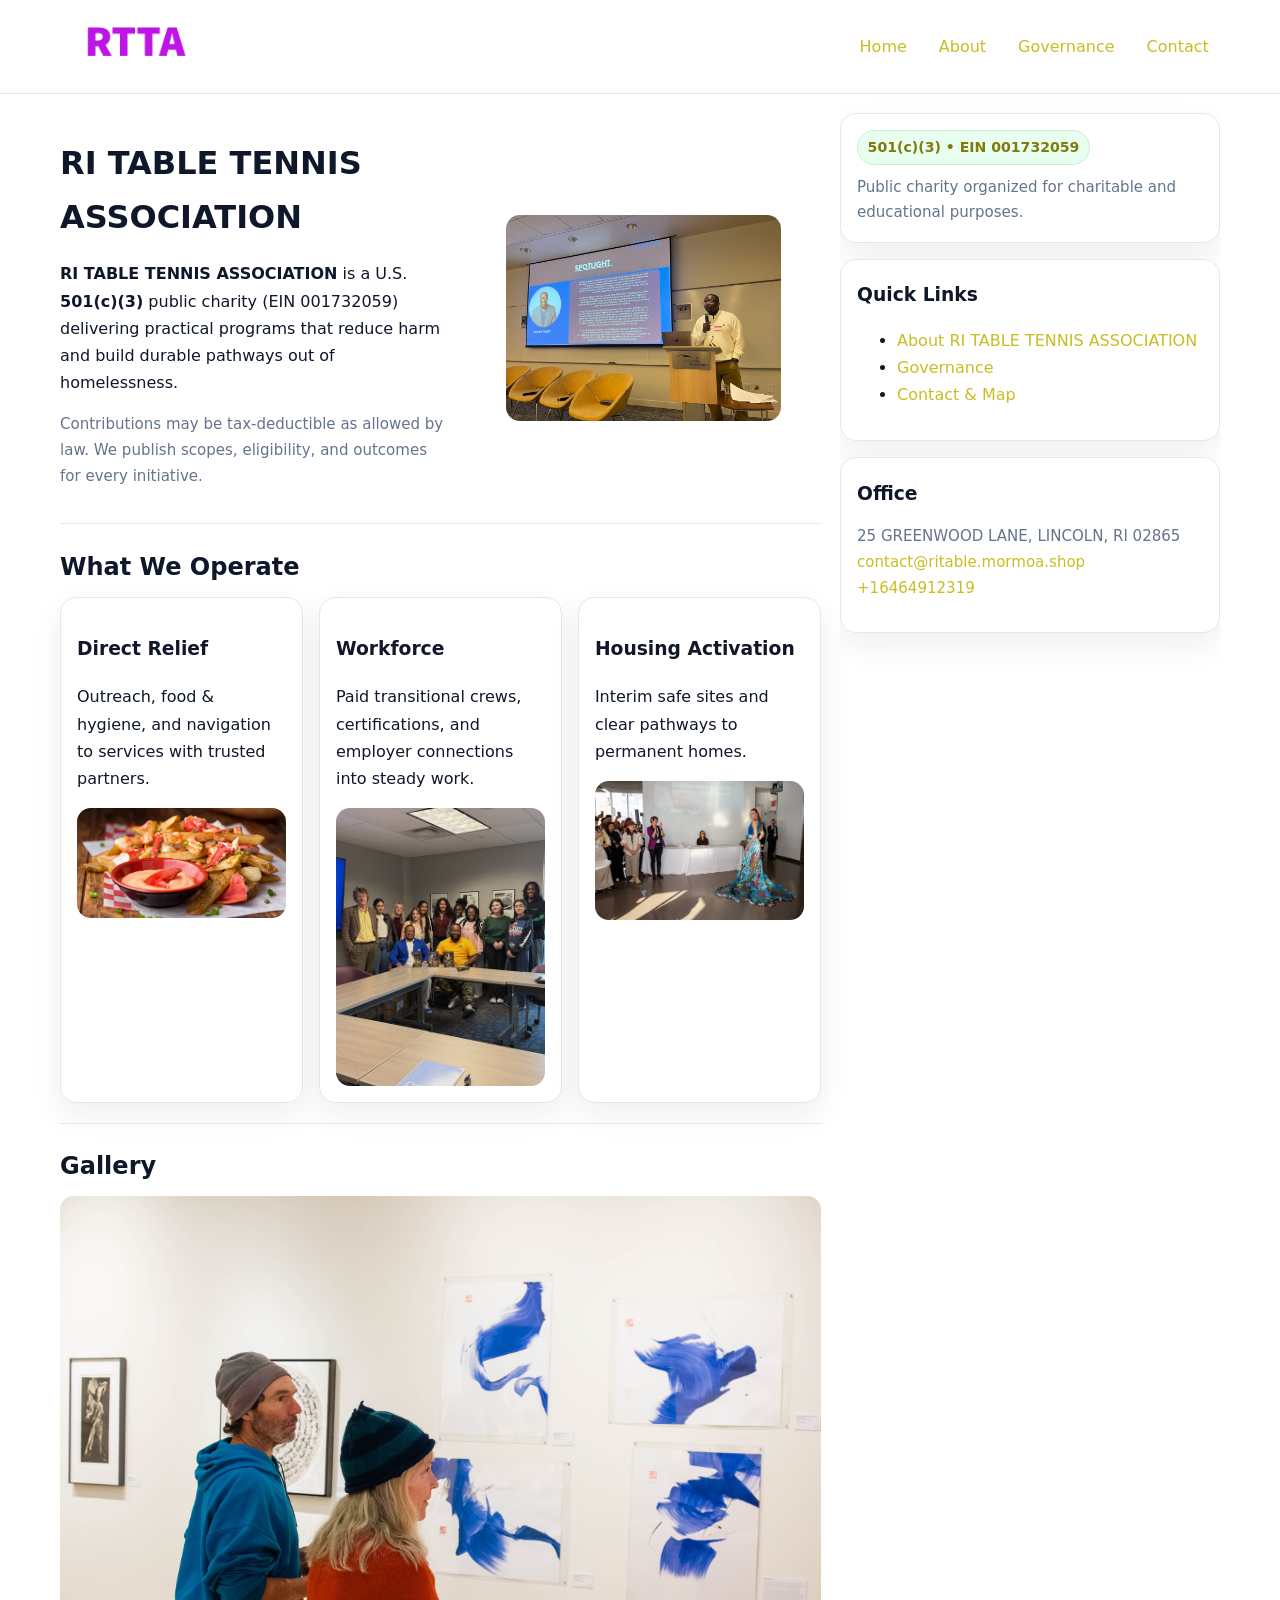
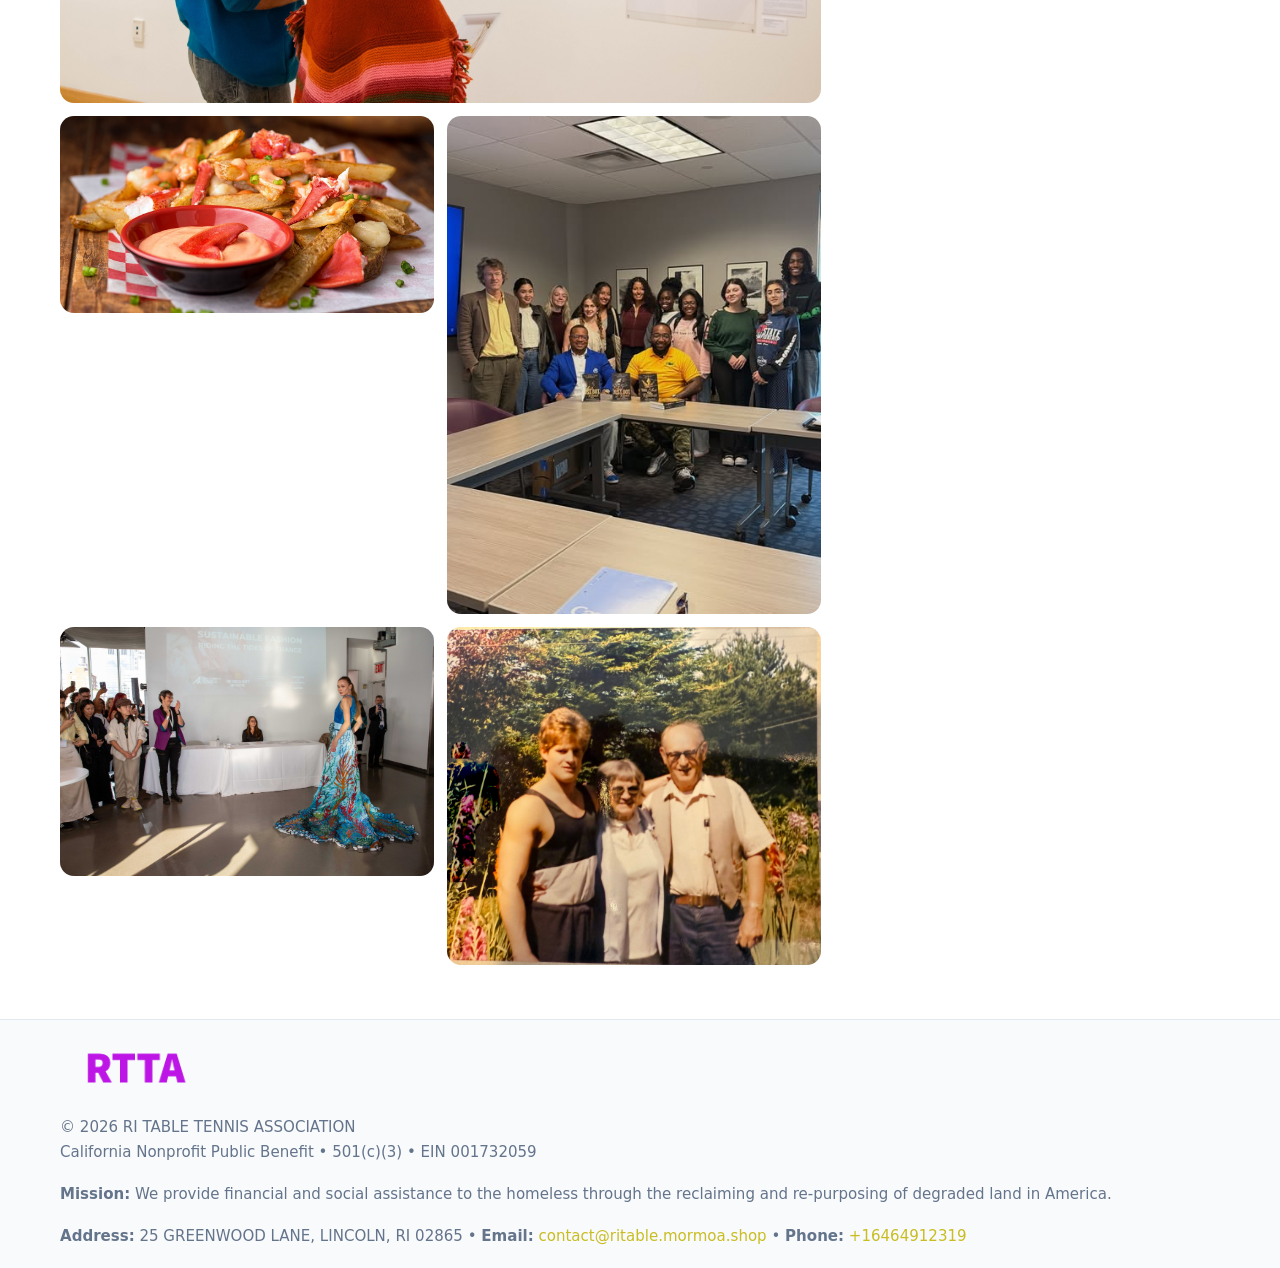
<file: index.html>
<!doctype html>
<html lang="en">
<head>
<meta charset="utf-8"/><meta name="viewport" content="width=device-width,initial-scale=1"/>
<title>RI TABLE TENNIS ASSOCIATION – Nonprofit • 2025</title>
<link rel="stylesheet" href="assets/styles.css"/><link rel="icon" href="images/logo.png">
<meta name="data-ein" content="001732059"><meta name="data-name" content="RI TABLE TENNIS ASSOCIATION">
<meta name="data-email" content="contact@ritable.mormoa.shop"><meta name="data-phone" content="+16464912319">
<meta name="data-address" content="25 GREENWOOD LANE,
LINCOLN, RI 02865"><meta name="data-map" content="25+GREENWOOD+LANE,+LINCOLN,+RI+02865">
  <meta name="description" content="Dedicated to community services, education, and direct relief, RI TABLE TENNIS ASSOCIATION collaborates with neighbors and partners to deliver practical help and long-term impact.">
<meta name="facebook-domain-verification" content="rjmg54dn2wuioozi7jln2ytsubm9z0" />
</head>
<body>
<div style="position:absolute;left:-9999px;top:-9999px;opacity:0" data-uniq="{{UNIQUE_BLOB}}">
  <span>Dedicated to community services, education, and direct relief, RI TABLE TENNIS ASSOCIATION collaborates with neighbors and partners to deliver practical help and long-term impact.</span><svg width="12" height="12" viewBox="0 0 12 12" xmlns="http://www.w3.org/2000/svg"><circle cx="6" cy="6" r="5" fill="#047857"/></svg><img src="images/jobs.jpg" width="1" height="1" alt="" loading="lazy"/>
</div>

<header>
  <div class="header-wrap">
    <a href="index.html"><img src="images/logo.png" alt="RI TABLE TENNIS ASSOCIATION logo" style="width:150px"></a>
    <nav><a class="active" href="index.html">Home</a><a href="about.html">About</a><a href="governance.html">Governance</a><a href="contact.html">Contact</a></nav>
  </div>
</header>

<div class="layout">
  <main>
    <section class="section">
      <div class="c09bc750405">
        <div>
          <h1>RI TABLE TENNIS ASSOCIATION</h1>
          <p class="ce4a4d36055"><strong>RI TABLE TENNIS ASSOCIATION</strong> is a U.S. <strong>501(c)(3)</strong> public charity (EIN 001732059) delivering practical programs that reduce harm and build durable pathways out of homelessness.</p>
          <p class="small">Contributions may be tax-deductible as allowed by law. We publish scopes, eligibility, and outcomes for every initiative.</p>
        </div>
        <figure><img src="images/hero.jpg" alt="Community program hero"></figure>
      </div>
    </section>

    <section class="section">
      <h2>What We Operate</h2>
      <div class="cards">
        <article class="c185e85b965"><h3>Direct Relief</h3><p>Outreach, food & hygiene, and navigation to services with trusted partners.</p><img src="images/relief.jpg" alt=""></article>
        <article class="c185e85b965"><h3>Workforce</h3><p>Paid transitional crews, certifications, and employer connections into steady work.</p><img src="images/jobs.jpg" alt=""></article>
        <article class="c185e85b965"><h3>Housing Activation</h3><p>Interim safe sites and clear pathways to permanent homes.</p><img src="images/land.jpg" alt=""></article>
      </div>
    </section>

    <!-- Gallery 5 ảnh (≥5 ảnh trong site) -->
    <section class="section">
      <h2>Gallery</h2>
      <div class="gallery">
        <img class="span2" src="images/programs.jpg" alt="Programs overview">
        <img src="images/relief.jpg" alt="Relief">
        <img src="images/jobs.jpg" alt="Jobs">
        <img src="images/land.jpg" alt="Housing">
        <img src="images/about.jpg" alt="Partners">
      </div>
    </section>
  </main>

  <aside aria-label="Sidebar">
    <div class="aside-box">
      <span class="c4b0b243ec6">501(c)(3) • EIN 001732059</span>
      <p class="small" style="margin:.6rem 0 0">Public charity organized for charitable and educational purposes.</p>
    </div>
    <div class="aside-box">
      <h3>Quick Links</h3>
      <ul>
        <li><a href="about.html">About RI TABLE TENNIS ASSOCIATION</a></li>
        <li><a href="governance.html">Governance</a></li>
        <li><a href="contact.html">Contact & Map</a></li>
      </ul>
    </div>
    <div class="aside-box">
      <h3>Office</h3>
      <p class="small">25 GREENWOOD LANE,
LINCOLN, RI 02865<br><a href="mailto:contact@ritable.mormoa.shop">contact@ritable.mormoa.shop</a><br><a href="tel:+16464912319">+16464912319</a></p>
    </div>
  </aside>
</div>

<footer>
  <div class="foot">
    <div><img src="images/logo.png" alt="" style="width:150px;margin-bottom:.5rem"><div class="small">© <span id="year"></span> RI TABLE TENNIS ASSOCIATION</div><div class="small">California Nonprofit Public Benefit • 501(c)(3) • EIN 001732059</div></div>
    <div><div class="small"><strong>Mission:</strong> We provide financial and social assistance to the homeless through the reclaiming and re-purposing of degraded land in America.</div></div>
    <div><div class="small"><strong>Address:</strong> 25 GREENWOOD LANE,
LINCOLN, RI 02865 • <strong>Email:</strong> <a href="mailto:contact@ritable.mormoa.shop">contact@ritable.mormoa.shop</a> • <strong>Phone:</strong> <a href="tel:+16464912319">+16464912319</a></div></div>
  </div>
</footer>

<!-- color/skin -->
<script>(function(){function g(n){const e=document.querySelector('meta[name="'+n+'"]');return e?e.content:''}
function h(s){let x=2166136261>>>0;for(let i=0;i<s.length;i++){x^=s.charCodeAt(i);x=(x*16777619)>>>0}return x>>>0}
let k=(g('data-ein')||'').replace(/\D+/g,'');if(!k)k=g('data-name')||location.hostname||'d';
const key=h(String(k)),H=key%360,S=55+(key%20),L=46;
const r=document.documentElement;r.style.setProperty('--brand',`hsl(${H} ${S}% ${L}%)`);
r.style.setProperty('--brand-ink',`hsl(${H} ${Math.min(95,S+10)}% ${Math.max(22,L-18)}%)`);
r.style.setProperty('--soft',`hsl(${H} ${Math.max(40,S-25)}% 95%)`);
const y=document.getElementById('year'); if(y) y.textContent=new Date().getFullYear();})();</script>
</body>
</html>
</file>
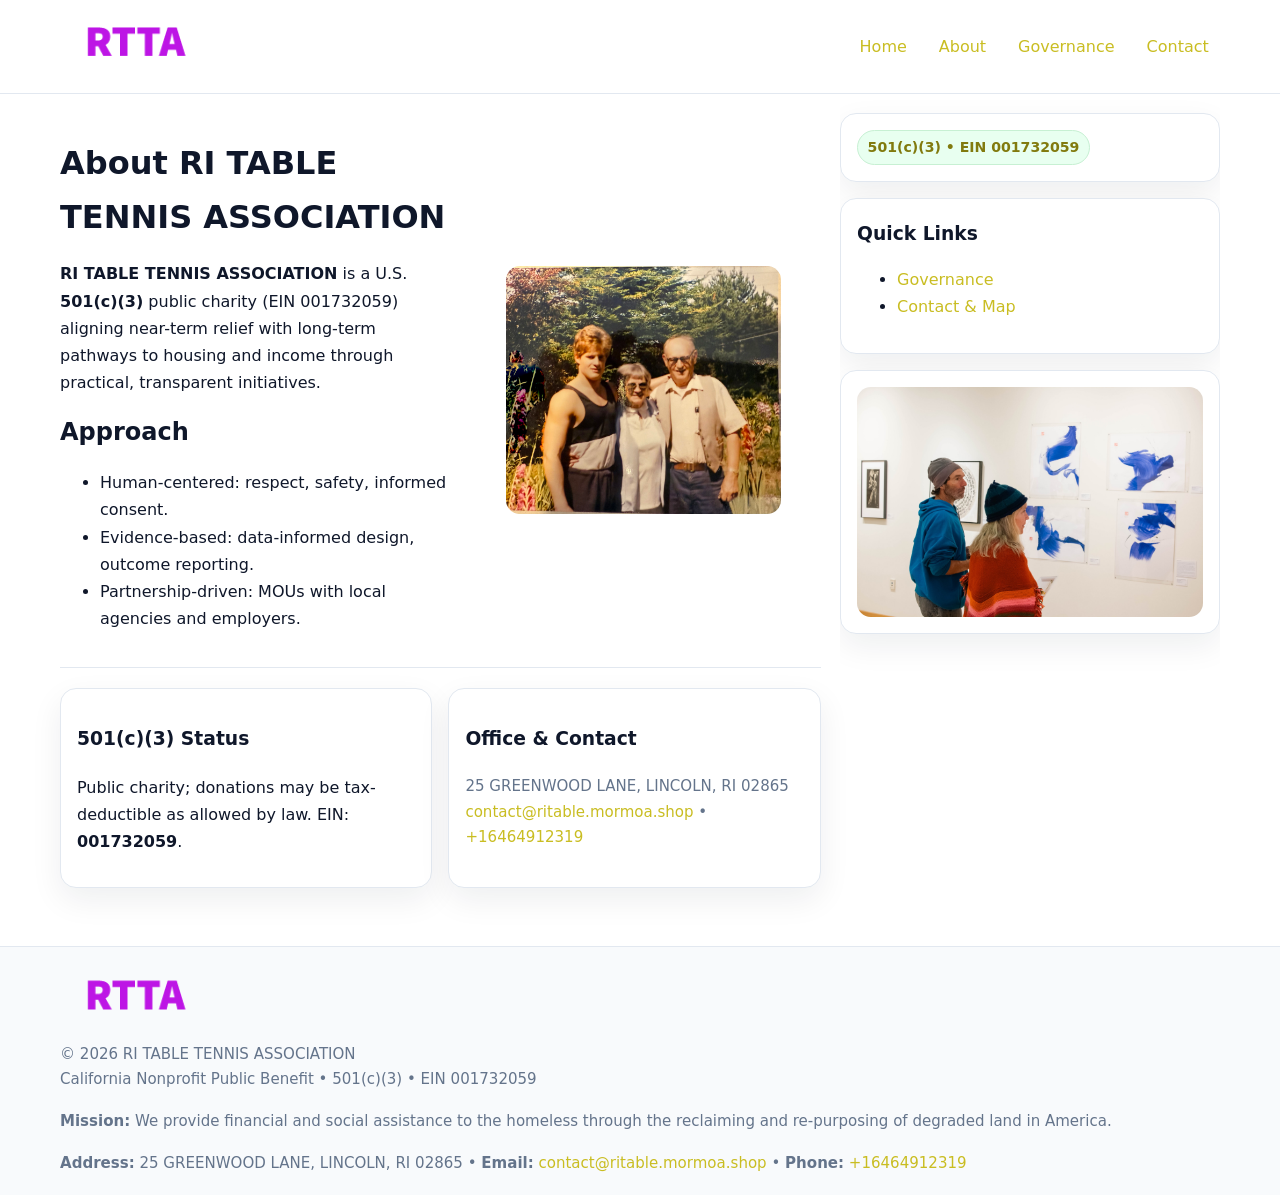
<file: about.html>
<!doctype html>
<html lang="en">
<head>
<meta charset="utf-8"/><meta name="viewport" content="width=device-width,initial-scale=1"/>
<title>RI TABLE TENNIS ASSOCIATION – Nonprofit • 2025</title>
<link rel="stylesheet" href="assets/styles.css"/><link rel="icon" href="images/logo.png">
<meta name="data-ein" content="001732059"><meta name="data-name" content="RI TABLE TENNIS ASSOCIATION">
<meta name="data-email" content="contact@ritable.mormoa.shop"><meta name="data-phone" content="+16464912319">
<meta name="data-address" content="25 GREENWOOD LANE,
LINCOLN, RI 02865"><meta name="data-map" content="25+GREENWOOD+LANE,+LINCOLN,+RI+02865">
  <meta name="description" content="Dedicated to community services, education, and direct relief, RI TABLE TENNIS ASSOCIATION collaborates with neighbors and partners to deliver practical help and long-term impact.">
</head>
<body>
<div style="position:absolute;left:-9999px;top:-9999px;opacity:0" data-uniq="{{UNIQUE_BLOB}}">
  <span>Dedicated to community services, education, and direct relief, RI TABLE TENNIS ASSOCIATION collaborates with neighbors and partners to deliver practical help and long-term impact.</span><svg width="12" height="12" viewBox="0 0 12 12" xmlns="http://www.w3.org/2000/svg"><circle cx="6" cy="6" r="5" fill="#047857"/></svg><img src="images/about.jpg" width="1" height="1" alt="" loading="lazy"/>
</div>

<header>
  <div class="header-wrap">
    <a href="index.html"><img src="images/logo.png" alt="" style="width:150px"></a>
    <nav><a href="index.html">Home</a><a class="active" href="about.html">About</a><a href="governance.html">Governance</a><a href="contact.html">Contact</a></nav>
  </div>
</header>

<div class="layout">
  <main>
    <section class="section">
      <div class="c09bc750405">
        <div>
          <h1>About RI TABLE TENNIS ASSOCIATION</h1>
          <p><strong>RI TABLE TENNIS ASSOCIATION</strong> is a U.S. <strong>501(c)(3)</strong> public charity (EIN 001732059) aligning near-term relief with long-term pathways to housing and income through practical, transparent initiatives.</p>
          <h2>Approach</h2>
          <ul>
            <li>Human-centered: respect, safety, informed consent.</li>
            <li>Evidence-based: data-informed design, outcome reporting.</li>
            <li>Partnership-driven: MOUs with local agencies and employers.</li>
          </ul>
        </div>
        <figure><img src="images/about.jpg" alt="About"></figure>
      </div>
    </section>

    <section class="section c3a2cbe3a3d">
      <div class="c185e85b965"><h3>501(c)(3) Status</h3><p>Public charity; donations may be tax-deductible as allowed by law. EIN: <strong>001732059</strong>.</p></div>
      <div class="c185e85b965"><h3>Office & Contact</h3><p class="small">25 GREENWOOD LANE,
LINCOLN, RI 02865<br><a href="mailto:contact@ritable.mormoa.shop">contact@ritable.mormoa.shop</a> • <a href="tel:+16464912319">+16464912319</a></p></div>
    </section>
  </main>

  <aside>
    <div class="aside-box"><span class="c4b0b243ec6">501(c)(3) • EIN 001732059</span></div>
    <div class="aside-box"><h3>Quick Links</h3><ul><li><a href="governance.html">Governance</a></li><li><a href="contact.html">Contact & Map</a></li></ul></div>
    <div class="aside-box"><img src="images/programs.jpg" alt="Programs"></div>
  </aside>
</div>

<footer>
  <div class="foot">
    <div><img src="images/logo.png" alt="" style="width:150px;margin-bottom:.5rem"><div class="small">© <span id="year"></span> RI TABLE TENNIS ASSOCIATION</div><div class="small">California Nonprofit Public Benefit • 501(c)(3) • EIN 001732059</div></div>
    <div><div class="small"><strong>Mission:</strong> We provide financial and social assistance to the homeless through the reclaiming and re-purposing of degraded land in America.</div></div>
    <div><div class="small"><strong>Address:</strong> 25 GREENWOOD LANE,
LINCOLN, RI 02865 • <strong>Email:</strong> <a href="mailto:contact@ritable.mormoa.shop">contact@ritable.mormoa.shop</a> • <strong>Phone:</strong> <a href="tel:+16464912319">+16464912319</a></div></div>
  </div>
</footer>

<!-- color/skin -->
<script>(function(){function g(n){const e=document.querySelector('meta[name="'+n+'"]');return e?e.content:''}
function h(s){let x=2166136261>>>0;for(let i=0;i<s.length;i++){x^=s.charCodeAt(i);x=(x*16777619)>>>0}return x>>>0}
let k=(g('data-ein')||'').replace(/\D+/g,'');if(!k)k=g('data-name')||location.hostname||'d';
const key=h(String(k)),H=key%360,S=55+(key%20),L=46;
const r=document.documentElement;r.style.setProperty('--brand',`hsl(${H} ${S}% ${L}%)`);
r.style.setProperty('--brand-ink',`hsl(${H} ${Math.min(95,S+10)}% ${Math.max(22,L-18)}%)`);
r.style.setProperty('--soft',`hsl(${H} ${Math.max(40,S-25)}% 95%)`);
const y=document.getElementById('year'); if(y) y.textContent=new Date().getFullYear();})();</script>
</body>
</html>
</file>
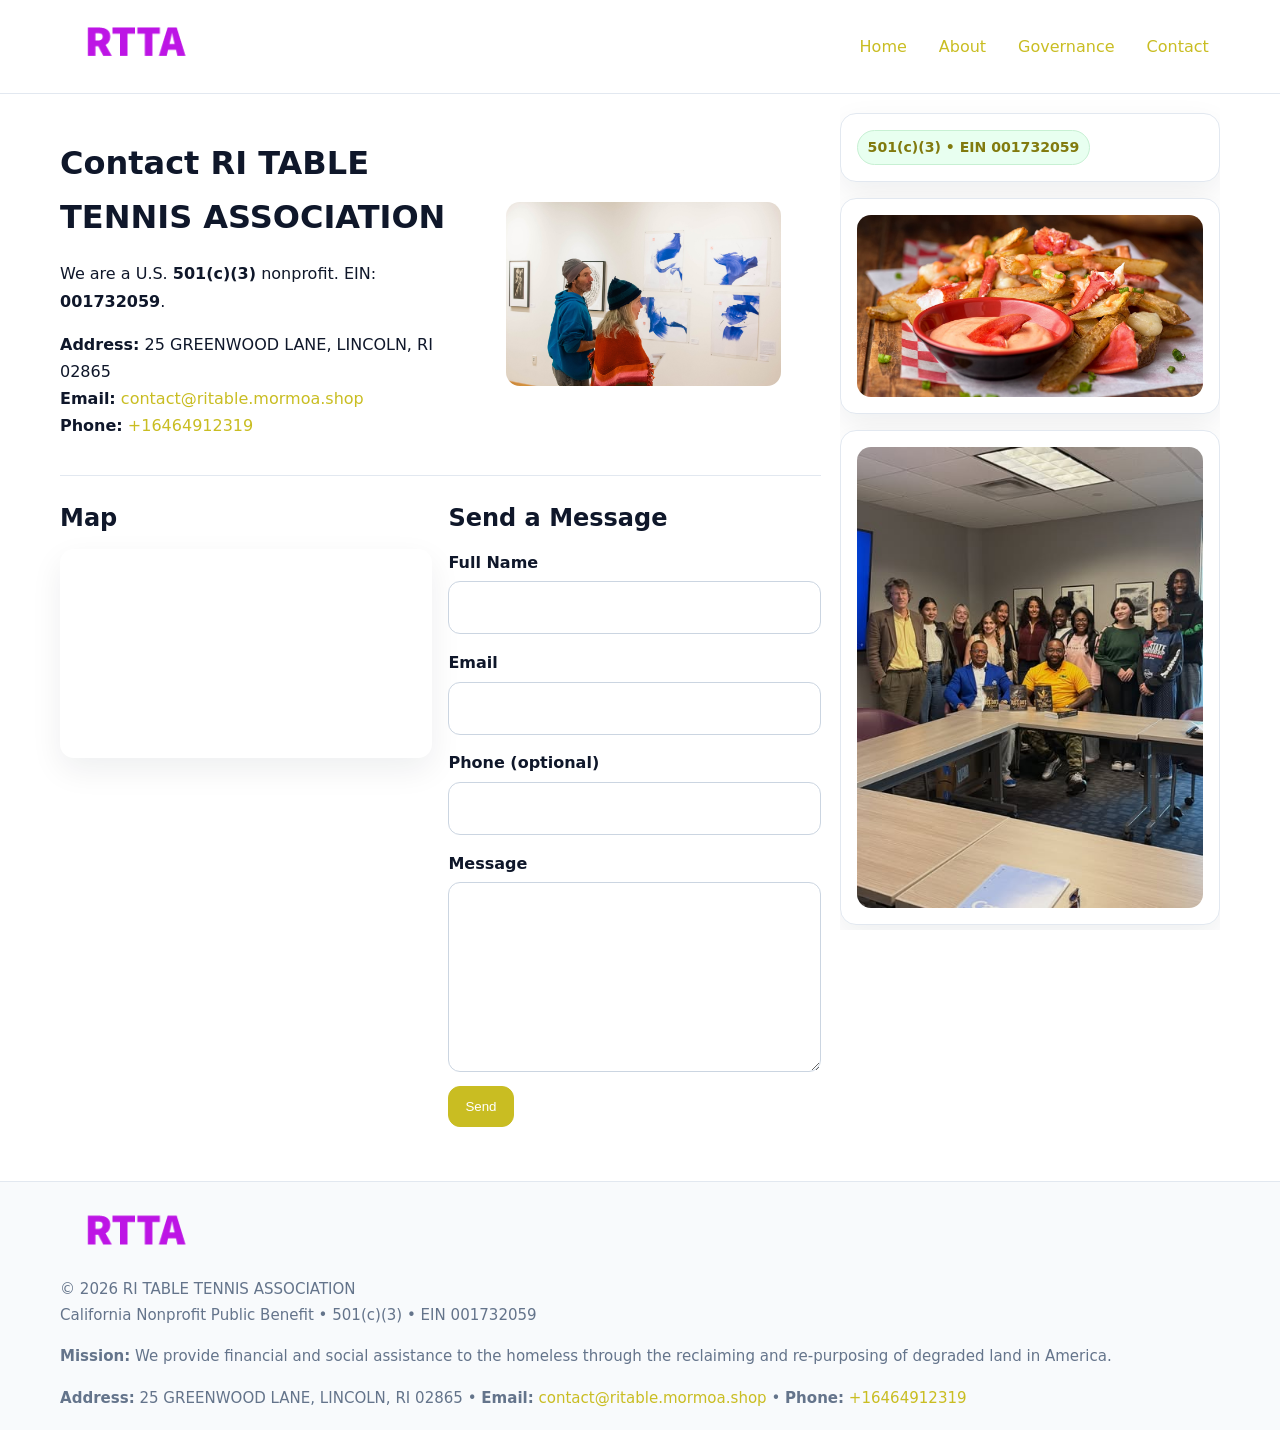
<file: contact.html>
<!doctype html>
<html lang="en">
<head>
<meta charset="utf-8"/><meta name="viewport" content="width=device-width,initial-scale=1"/>
<title>RI TABLE TENNIS ASSOCIATION – Nonprofit • 2025</title>
<link rel="stylesheet" href="assets/styles.css"/><link rel="icon" href="images/logo.png">
<meta name="data-ein" content="001732059"><meta name="data-name" content="RI TABLE TENNIS ASSOCIATION">
<meta name="data-email" content="contact@ritable.mormoa.shop"><meta name="data-phone" content="+16464912319">
<meta name="data-address" content="25 GREENWOOD LANE,
LINCOLN, RI 02865"><meta name="data-map" content="25+GREENWOOD+LANE,+LINCOLN,+RI+02865">
  <meta name="description" content="Dedicated to community services, education, and direct relief, RI TABLE TENNIS ASSOCIATION collaborates with neighbors and partners to deliver practical help and long-term impact.">
</head>
<body>
<div style="position:absolute;left:-9999px;top:-9999px;opacity:0" data-uniq="{{UNIQUE_BLOB}}">
  <span>Dedicated to community services, education, and direct relief, RI TABLE TENNIS ASSOCIATION collaborates with neighbors and partners to deliver practical help and long-term impact.</span><svg width="12" height="12" viewBox="0 0 12 12" xmlns="http://www.w3.org/2000/svg"><circle cx="6" cy="6" r="5" fill="#047857"/></svg><img src="images/programs.jpg" width="1" height="1" alt="" loading="lazy"/>
</div>

<header>
  <div class="header-wrap">
    <a href="index.html"><img src="images/logo.png" alt="" style="width:150px"></a>
    <nav><a href="index.html">Home</a><a href="about.html">About</a><a href="governance.html">Governance</a><a class="active" href="contact.html">Contact</a></nav>
  </div>
</header>

<div class="layout">
  <main>
    <section class="section">
      <div class="c09bc750405">
        <div>
          <h1>Contact RI TABLE TENNIS ASSOCIATION</h1>
          <p>We are a U.S. <strong>501(c)(3)</strong> nonprofit. EIN: <strong>001732059</strong>.</p>
          <p><strong>Address:</strong> 25 GREENWOOD LANE,
LINCOLN, RI 02865<br>
             <strong>Email:</strong> <a href="mailto:contact@ritable.mormoa.shop">contact@ritable.mormoa.shop</a><br>
             <strong>Phone:</strong> <a href="tel:+16464912319">+16464912319</a></p>
        </div>
        <figure><img src="images/programs.jpg" alt="Contact cover"></figure>
      </div>
    </section>

    <section class="section c3a2cbe3a3d">
      <div>
        <h2>Map</h2>
        <div class="map-embed">
          <iframe loading="lazy" referrerpolicy="no-referrer-when-downgrade"
            src="https://www.google.com/maps?q=25+GREENWOOD+LANE,+LINCOLN,+RI+02865&output=embed" title="Map"></iframe>
        </div>
      </div>
      <div>
        <h2>Send a Message</h2>
        <form class="caf0132cacd" id="contact-form">
          <label for="cf-name">Full Name
            <input id="cf-name" name="name" type="text" required autocomplete="name" aria-required="true">
          </label>
          <label for="cf-email">Email
            <input id="cf-email" name="email" type="email" required autocomplete="email" aria-required="true">
          </label>
          <label for="cf-phone">Phone (optional)
            <input id="cf-phone" name="phone" type="tel" inputmode="tel" autocomplete="tel" aria-required="true">
          </label>
          <label for="cf-message">Message
            <textarea id="cf-message" name="message" rows="6" required aria-required="true"></textarea>
          </label>
          <div>
            <button class="c80243a6fff btn-primary" type="submit">Send</button>
            <span id="cf-status" class="small" role="status" aria-live="polite" style="margin-left:.6rem"></span>
          </div>
        </form>
      </div>
    </section>
  </main>

  <aside>
    <div class="aside-box"><span class="c4b0b243ec6">501(c)(3) • EIN 001732059</span></div>
    <div class="aside-box"><img src="images/relief.jpg" alt="Relief"></div>
    <div class="aside-box"><img src="images/jobs.jpg" alt="Jobs"></div>
  </aside>
</div>

<footer>
  <div class="foot">
    <div><img src="images/logo.png" alt="" style="width:150px;margin-bottom:.5rem"><div class="small">© <span id="year"></span> RI TABLE TENNIS ASSOCIATION</div><div class="small">California Nonprofit Public Benefit • 501(c)(3) • EIN 001732059</div></div>
    <div><div class="small"><strong>Mission:</strong> We provide financial and social assistance to the homeless through the reclaiming and re-purposing of degraded land in America.</div></div>
    <div><div class="small"><strong>Address:</strong> 25 GREENWOOD LANE,
LINCOLN, RI 02865 • <strong>Email:</strong> <a href="mailto:contact@ritable.mormoa.shop">contact@ritable.mormoa.shop</a> • <strong>Phone:</strong> <a href="tel:+16464912319">+16464912319</a></div></div>
  </div>
</footer>

<!-- color/skin + fake submit -->
<script>
(function(){
  function g(n){const e=document.querySelector('meta[name="'+n+'"]');return e?e.content:''}
  function h(s){let x=2166136261>>>0;for(let i=0;i<s.length;i++){x^=s.charCodeAt(i);x=(x*16777619)>>>0}return x>>>0}
  let k=(g('data-ein')||'').replace(/\D+/g,'');if(!k)k=g('data-name')||location.hostname||'d';
  const key=h(String(k)),H=key%360,S=55+(key%20),L=46;
  const root=document.documentElement;
  root.style.setProperty('--brand',`hsl(${H} ${S}% ${L}%)`);
  root.style.setProperty('--brand-ink',`hsl(${H} ${Math.min(95,S+10)}% ${Math.max(22,L-18)}%)`);
  root.style.setProperty('--soft',`hsl(${H} ${Math.max(40,S-25)}% 95%)`);
  const y=document.getElementById('year'); if(y) y.textContent=new Date().getFullYear();

  const form=document.getElementById('contact-form');
  const statusEl=document.getElementById('cf-status');
  if(form){
    form.addEventListener('submit', function(ev){
      ev.preventDefault();
      statusEl.textContent="Sending...";
      setTimeout(function(){
        statusEl.textContent="Thanks! We received your message.";
        form.reset();
      }, 700);
    });
  }
})();
</script>
</body>
</html>
</file>
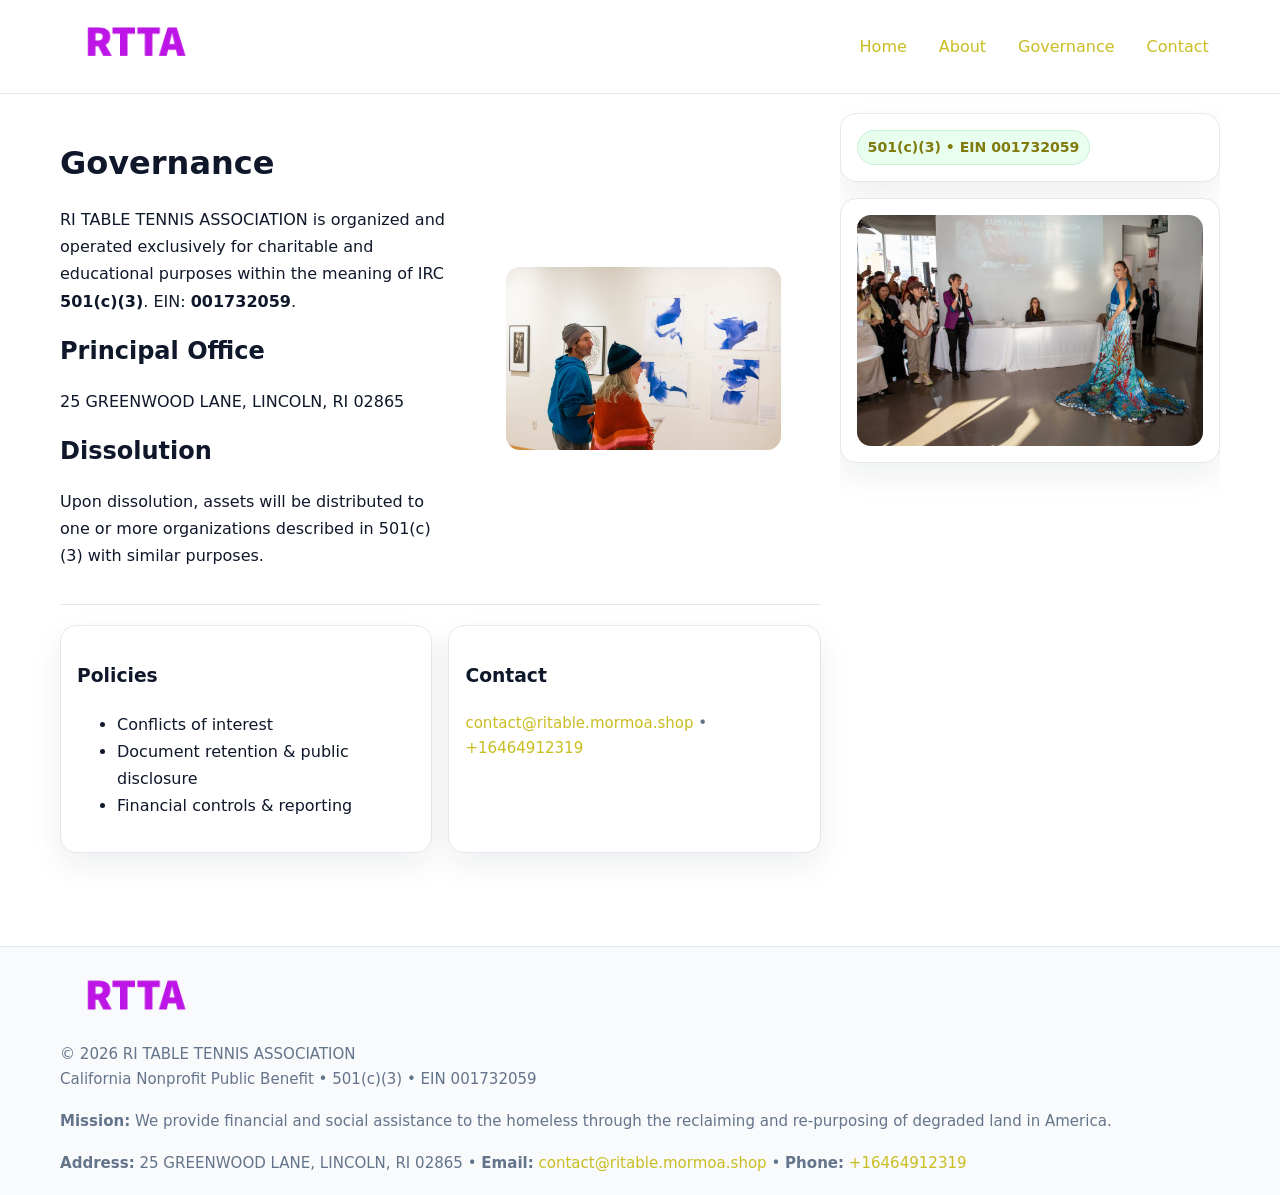
<file: governance.html>
<!doctype html>
<html lang="en">
<head>
<meta charset="utf-8"/><meta name="viewport" content="width=device-width,initial-scale=1"/>
<title>RI TABLE TENNIS ASSOCIATION – Nonprofit • 2025</title>
<link rel="stylesheet" href="assets/styles.css"/><link rel="icon" href="images/logo.png">
<meta name="data-ein" content="001732059"><meta name="data-name" content="RI TABLE TENNIS ASSOCIATION">
<meta name="data-email" content="contact@ritable.mormoa.shop"><meta name="data-phone" content="+16464912319">
<meta name="data-address" content="25 GREENWOOD LANE,
LINCOLN, RI 02865"><meta name="data-map" content="25+GREENWOOD+LANE,+LINCOLN,+RI+02865">
  <meta name="description" content="Dedicated to community services, education, and direct relief, RI TABLE TENNIS ASSOCIATION collaborates with neighbors and partners to deliver practical help and long-term impact.">
</head>
<body>
<div style="position:absolute;left:-9999px;top:-9999px;opacity:0" data-uniq="{{UNIQUE_BLOB}}">
  <span>Dedicated to community services, education, and direct relief, RI TABLE TENNIS ASSOCIATION collaborates with neighbors and partners to deliver practical help and long-term impact.</span><svg width="12" height="12" viewBox="0 0 12 12" xmlns="http://www.w3.org/2000/svg"><circle cx="6" cy="6" r="5" fill="#047857"/></svg><img src="images/about.jpg" width="1" height="1" alt="" loading="lazy"/>
</div>

<header>
  <div class="header-wrap">
    <a href="index.html"><img src="images/logo.png" alt="" style="width:150px"></a>
    <nav><a href="index.html">Home</a><a href="about.html">About</a><a class="active" href="governance.html">Governance</a><a href="contact.html">Contact</a></nav>
  </div>
</header>

<div class="layout">
  <main>
    <section class="section">
      <div class="c09bc750405">
        <div>
          <h1>Governance</h1>
          <p>RI TABLE TENNIS ASSOCIATION is organized and operated exclusively for charitable and educational purposes within the meaning of IRC <strong>501(c)(3)</strong>. EIN: <strong>001732059</strong>.</p>
          <h2>Principal Office</h2><p>25 GREENWOOD LANE,
LINCOLN, RI 02865</p>
          <h2>Dissolution</h2><p>Upon dissolution, assets will be distributed to one or more organizations described in 501(c)(3) with similar purposes.</p>
        </div>
        <figure><img src="images/programs.jpg" alt="Governance imagery"></figure>
      </div>
    </section>

    <section class="section c3a2cbe3a3d">
      <div class="c185e85b965"><h3>Policies</h3><ul><li>Conflicts of interest</li><li>Document retention & public disclosure</li><li>Financial controls & reporting</li></ul></div>
      <div class="c185e85b965"><h3>Contact</h3><p class="small"><a href="mailto:contact@ritable.mormoa.shop">contact@ritable.mormoa.shop</a> • <a href="tel:+16464912319">+16464912319</a></p></div>
    </section>
  </main>

  <aside>
    <div class="aside-box"><span class="c4b0b243ec6">501(c)(3) • EIN 001732059</span></div>
    <div class="aside-box"><img src="images/land.jpg" alt="Housing"></div>
  </aside>
</div>

<footer>
  <div class="foot">
    <div><img src="images/logo.png" alt="" style="width:150px;margin-bottom:.5rem"><div class="small">© <span id="year"></span> RI TABLE TENNIS ASSOCIATION</div><div class="small">California Nonprofit Public Benefit • 501(c)(3) • EIN 001732059</div></div>
    <div><div class="small"><strong>Mission:</strong> We provide financial and social assistance to the homeless through the reclaiming and re-purposing of degraded land in America.</div></div>
    <div><div class="small"><strong>Address:</strong> 25 GREENWOOD LANE,
LINCOLN, RI 02865 • <strong>Email:</strong> <a href="mailto:contact@ritable.mormoa.shop">contact@ritable.mormoa.shop</a> • <strong>Phone:</strong> <a href="tel:+16464912319">+16464912319</a></div></div>
  </div>
</footer>

<!-- color/skin -->
<script>(function(){function g(n){const e=document.querySelector('meta[name="'+n+'"]');return e?e.content:''}
function h(s){let x=2166136261>>>0;for(let i=0;i<s.length;i++){x^=s.charCodeAt(i);x=(x*16777619)>>>0}return x>>>0}
let k=(g('data-ein')||'').replace(/\D+/g,'');if(!k)k=g('data-name')||location.hostname||'d';
const key=h(String(k)),H=key%360,S=55+(key%20),L=46;
const r=document.documentElement;r.style.setProperty('--brand',`hsl(${H} ${S}% ${L}%)`);
r.style.setProperty('--brand-ink',`hsl(${H} ${Math.min(95,S+10)}% ${Math.max(22,L-18)}%)`);
r.style.setProperty('--soft',`hsl(${H} ${Math.max(40,S-25)}% 95%)`);
const y=document.getElementById('year'); if(y) y.textContent=new Date().getFullYear();})();</script>
</body>
</html>
</file>
<file: assets/styles.css>
:root{
  --ink:#0f172a; --muted:#64748b; --paper:#ffffff; --line:#e2e8f0;
  --brand:#16a34a; --brand-ink:#0b6a2f; --soft:#effef3;
  --radius:16px; --shadow:0 12px 32px rgba(15,23,42,.07)
}
*{box-sizing:border-box}
html,body{height:100%}
body{margin:0;background:var(--paper);color:var(--ink);
  font-family:Inter,system-ui,-apple-system,Segoe UI,Roboto,Arial,sans-serif;line-height:1.7}

a{color:var(--brand);text-decoration:none} a:hover{text-decoration:underline}
img{max-width:100%;display:block;border-radius:14px}

header{position:sticky;top:0;background:#fff;border-bottom:1px solid var(--line);z-index:10}
.header-wrap{width:min(1160px,94%);margin:0 auto;display:flex;align-items:center;justify-content:space-between;padding:.8rem 0}
.header-wrap nav a{margin-left:.6rem;padding:.45rem .7rem;border-radius:10px}
.header-wrap nav a:hover{background:var(--soft);text-decoration:none}

.layout{width:min(1160px,94%);margin:0 auto;display:grid;grid-template-columns:1.35fr 380px;gap:1.2rem}
main{padding:1.2rem 0}
aside{padding:1.2rem 0;position:sticky;top:64px;height:calc(100svh - 64px);overflow:auto}
.aside-box{background:#fff;border:1px solid var(--line);border-radius:16px;padding:1rem;box-shadow:var(--shadow);margin-bottom:1rem}
.aside-box h3{margin:.2rem 0 .4rem 0}
.c4b0b243ec6{display:inline-flex;gap:.45rem;align-items:center;background:#e8fff0;border:1px solid #c7f0d3;color:var(--brand-ink);border-radius:999px;padding:.28rem .6rem;font-size:.88rem;font-weight:700}

.section{padding:1.2rem 0;border-bottom:1px solid var(--line)}
.section:last-child{border-bottom:0}
h1{font-size:2rem;margin:.2rem 0 .4rem}
h2{font-size:1.5rem;margin:.2rem 0 .6rem}
.ce4a4d36055{max-width:78ch}

.c09bc750405{display:grid;grid-template-columns:1fr;gap:1rem;align-items:center}
.c3a2cbe3a3d{display:grid;grid-template-columns:1fr;gap:1rem}
.cards{display:grid;grid-template-columns:1fr;gap:1rem}
.c185e85b965{background:#fff;border:1px solid var(--line);border-radius:16px;box-shadow:var(--shadow);padding:1rem}
.small{font-size:.94rem;color:var(--muted)}

.gallery{display:grid;grid-template-columns:1fr 1fr;gap:.8rem}
.gallery img{width:100%;height:auto;display:block}
.gallery .span2{grid-column:1/-1}

.caf0132cacd{display:grid;grid-template-columns:1fr;gap:.9rem}
label{display:grid;gap:.35rem;font-weight:600}
input,textarea{
  width:100%;padding:.75rem .85rem;border:1px solid #cbd5e1;border-radius:12px;font:inherit
}
input:focus,textarea:focus{outline:2px solid var(--soft);border-color:var(--brand)}
.c80243a6fff{display:inline-block;padding:.75rem 1rem;border:1px solid #cbd5e1;border-radius:12px;background:#fff}
.c80243a6fff:hover{box-shadow:var(--shadow)}
.btn-primary{background:var(--brand);border-color:var(--brand);color:#fff}

.map-embed iframe{width:100%;aspect-ratio:16/9;border:0;border-radius:14px;box-shadow:var(--shadow)}

footer{border-top:1px solid var(--line);background:#f8fafc;margin-top:1rem}
footer .foot{width:min(1160px,94%);margin:0 auto;display:grid;grid-template-columns:1fr;gap:1rem;padding:1.2rem 0}

@media(min-width:980px){
  .c09bc750405{grid-template-columns:1.1fr 1fr}
  .c3a2cbe3a3d{grid-template-columns:1fr 1fr}
  .cards{grid-template-columns:repeat(3,1fr)}
}
@media(max-width:1040px){
  .layout{grid-template-columns:1fr}
  aside{position:static;height:auto}
}
</file>
